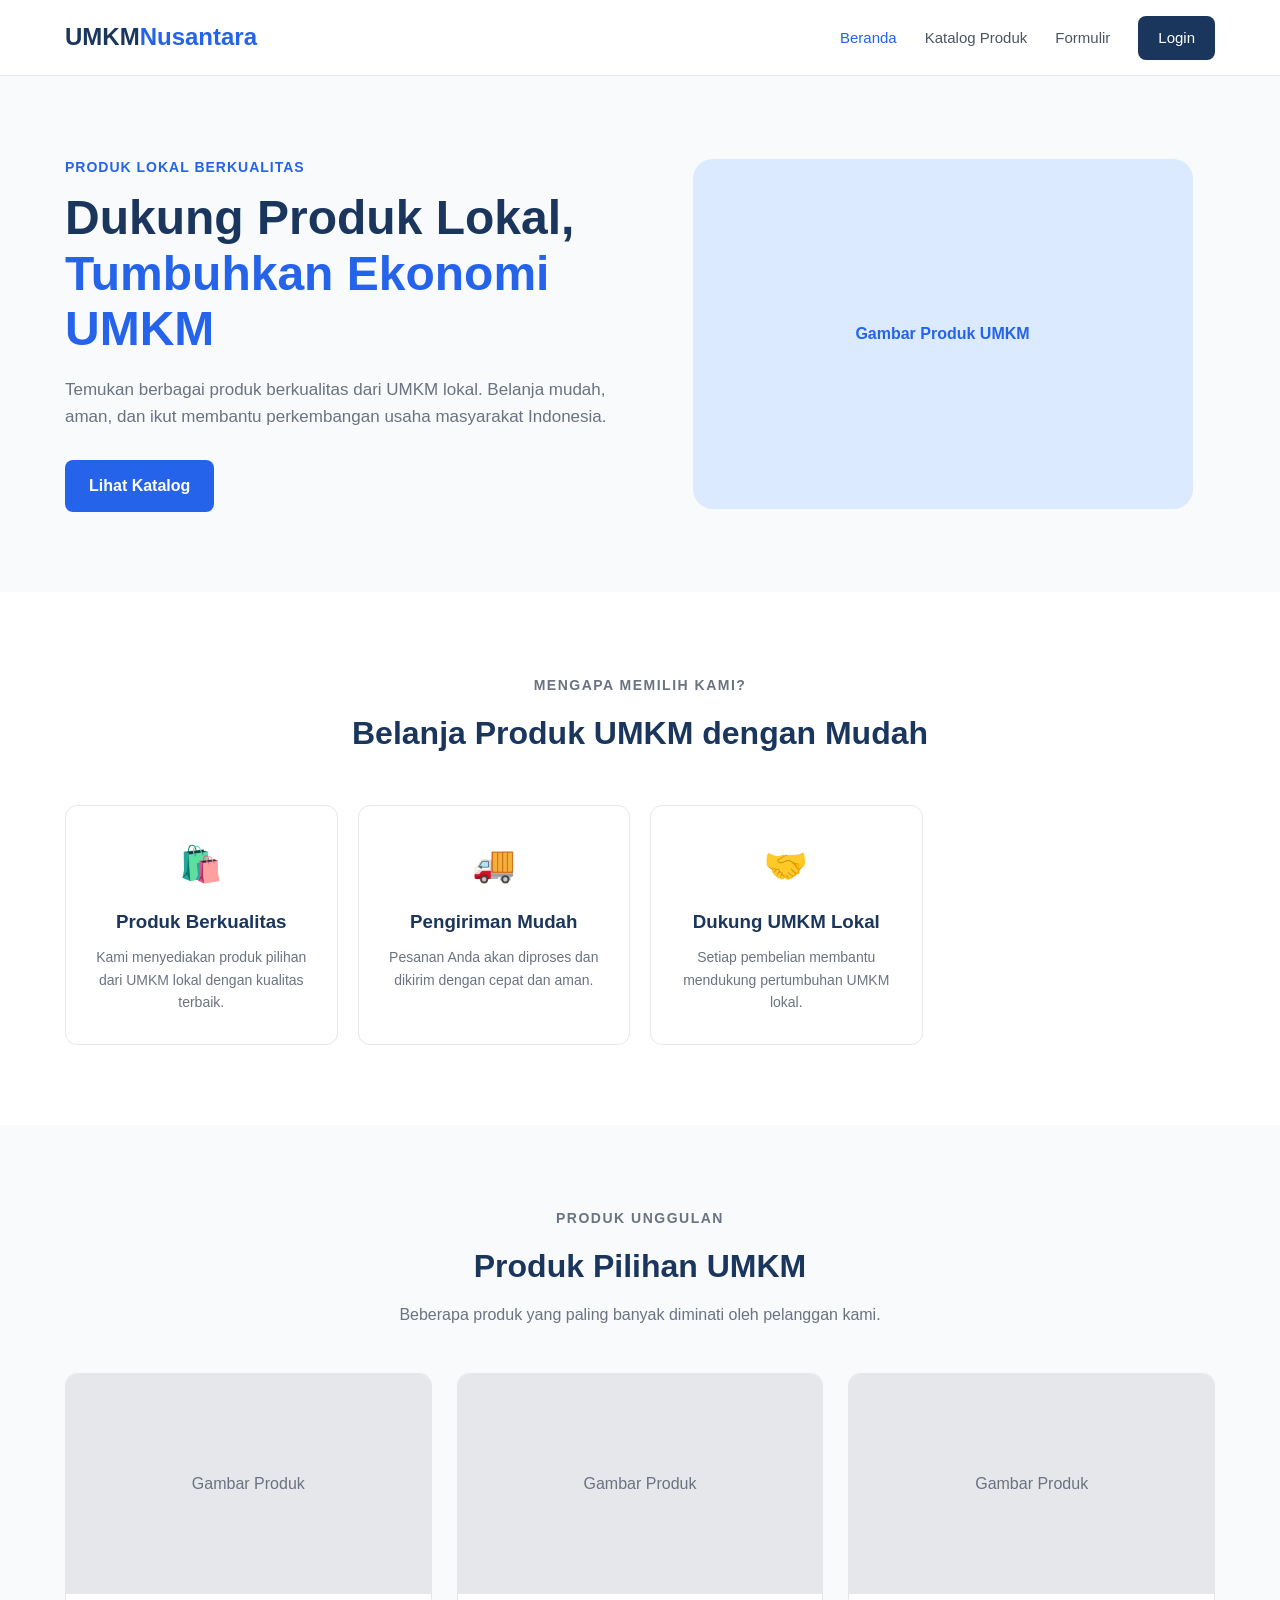
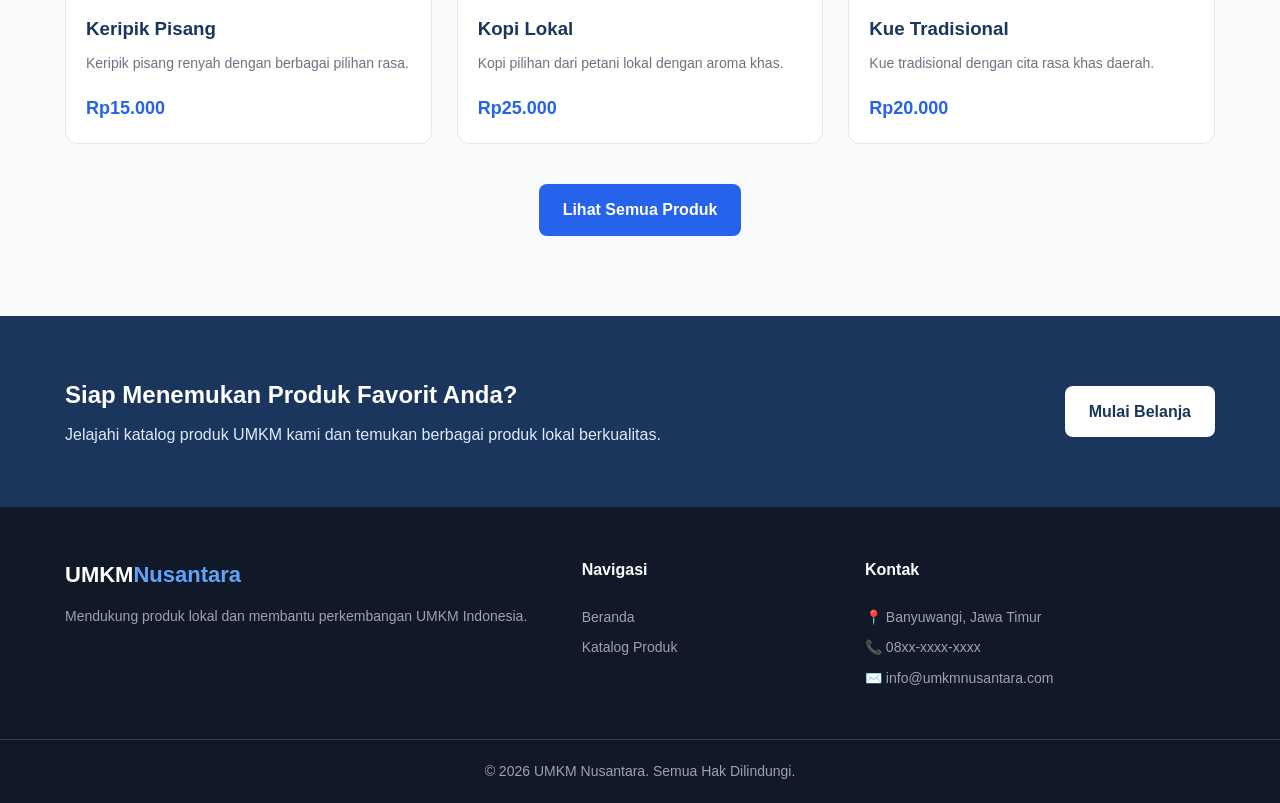
<file: index.html>
<!DOCTYPE html>
<html lang="id">

<head>
    <meta charset="UTF-8">
    <meta name="viewport" content="width=device-width, initial-scale=1.0">

    <title>UMKM Nusantara - Beranda</title>

    <link rel="stylesheet" href="assets/css/style.css">
</head>

<body>

    <!-- ================= NAVBAR ================= -->
    <header class="navbar">
        <div class="container nav-container">

            <a href="index.html" class="logo">
                UMKM<span>Nusantara</span>
            </a>

            <nav class="nav-menu">
                <a href="index.html" class="active">Beranda</a>
                <a href="katalog.html">Katalog Produk</a>
                <a href="formula.html">Formulir</a>
                <a href="login.html" class="login-btn">Login</a>
            </nav>

            <!-- Tombol menu untuk tampilan HP -->
            <button class="menu-toggle" id="menuToggle">
                ☰
            </button>

        </div>
    </header>


    <!-- ================= HERO SECTION ================= -->
    <main>

        <section class="hero">

            <div class="container hero-container">

                <div class="hero-content">

                    <p class="hero-label">
                        PRODUK LOKAL BERKUALITAS
                    </p>

                    <h1>
                        Dukung Produk Lokal,
                        <span>Tumbuhkan Ekonomi UMKM</span>
                    </h1>

                    <p class="hero-description">
                        Temukan berbagai produk berkualitas dari UMKM lokal.
                        Belanja mudah, aman, dan ikut membantu perkembangan
                        usaha masyarakat Indonesia.
                    </p>

                    <div class="hero-buttons">

                        <a href="katalog.html" class="btn btn-primary">
                            Lihat Katalog
                        </a>

                    </div>

                </div>


                <div class="hero-image">

                    <div class="image-placeholder">
                        <span>Gambar Produk UMKM</span>
                    </div>

                </div>

            </div>

        </section>


        <!-- ================= KEUNGGULAN ================= -->

        <section class="features">

            <div class="container">

                <div class="section-header">

                    <p class="section-label">
                        MENGAPA MEMILIH KAMI?
                    </p>

                    <h2>
                        Belanja Produk UMKM dengan Mudah
                    </h2>

                </div>


                <div class="feature-grid">

                    <div class="feature-card">

                        <div class="feature-icon">
                            🛍️
                        </div>

                        <h3>
                            Produk Berkualitas
                        </h3>

                        <p>
                            Kami menyediakan produk pilihan dari
                            UMKM lokal dengan kualitas terbaik.
                        </p>

                    </div>


                    <div class="feature-card">

                        <div class="feature-icon">
                            🚚
                        </div>

                        <h3>
                            Pengiriman Mudah
                        </h3>

                        <p>
                            Pesanan Anda akan diproses dan dikirim
                            dengan cepat dan aman.
                        </p>

                    </div>


                    <div class="feature-card">

                        <div class="feature-icon">
                            🤝
                        </div>

                        <h3>
                            Dukung UMKM Lokal
                        </h3>

                        <p>
                            Setiap pembelian membantu mendukung
                            pertumbuhan UMKM lokal.
                        </p>

                    </div>

                </div>

            </div>

        </section>


        <!-- ================= PRODUK UNGGULAN ================= -->

        <section class="featured-products">

            <div class="container">

                <div class="section-header">

                    <p class="section-label">
                        PRODUK UNGGULAN
                    </p>

                    <h2>
                        Produk Pilihan UMKM
                    </h2>

                    <p>
                        Beberapa produk yang paling banyak diminati
                        oleh pelanggan kami.
                    </p>

                </div>


                <div class="product-grid">

                    <!-- Produk 1 -->
                    <div class="product-card">

                        <div class="product-image">
                            <span>Gambar Produk</span>
                        </div>

                        <div class="product-info">

                            <h3>
                                Keripik Pisang
                            </h3>

                            <p class="product-description">
                                Keripik pisang renyah dengan berbagai
                                pilihan rasa.
                            </p>

                            <div class="product-bottom">

                                <span class="price">
                                    Rp15.000
                                </span>

                            </div>

                        </div>

                    </div>


                    <!-- Produk 2 -->
                    <div class="product-card">

                        <div class="product-image">
                            <span>Gambar Produk</span>
                        </div>

                        <div class="product-info">

                            <h3>
                                Kopi Lokal
                            </h3>

                            <p class="product-description">
                                Kopi pilihan dari petani lokal
                                dengan aroma khas.
                            </p>

                            <div class="product-bottom">

                                <span class="price">
                                    Rp25.000
                                </span>

                            </div>

                        </div>

                    </div>


                    <!-- Produk 3 -->
                    <div class="product-card">

                        <div class="product-image">
                            <span>Gambar Produk</span>
                        </div>

                        <div class="product-info">

                            <h3>
                                Kue Tradisional
                            </h3>

                            <p class="product-description">
                                Kue tradisional dengan cita rasa
                                khas daerah.
                            </p>

                            <div class="product-bottom">

                                <span class="price">
                                    Rp20.000
                                </span>

                            </div>

                        </div>

                    </div>

                </div>


                <div class="view-all">

                    <a href="katalog.html" class="btn btn-primary">
                        Lihat Semua Produk
                    </a>

                </div>

            </div>

        </section>


        <!-- ================= CTA ================= -->

        <section class="cta">

            <div class="container cta-container">

                <div>

                    <h2>
                        Siap Menemukan Produk Favorit Anda?
                    </h2>

                    <p>
                        Jelajahi katalog produk UMKM kami dan
                        temukan berbagai produk lokal berkualitas.
                    </p>

                </div>

                <a href="katalog.html" class="btn btn-light">
                    Mulai Belanja
                </a>

            </div>

        </section>

    </main>


    <!-- ================= FOOTER ================= -->

    <footer class="footer">

        <div class="container footer-container">

            <div class="footer-brand">

                <h3>
                    UMKM<span>Nusantara</span>
                </h3>

                <p>
                    Mendukung produk lokal dan membantu
                    perkembangan UMKM Indonesia.
                </p>

            </div>


            <div class="footer-links">

                <h4>
                    Navigasi
                </h4>

                <a href="index.html">
                    Beranda
                </a>

                <a href="katalog.html">
                    Katalog Produk
                </a>

            </div>


            <div class="footer-contact">

                <h4>
                    Kontak
                </h4>

                <p>
                    📍 Banyuwangi, Jawa Timur
                </p>

                <p>
                    📞 08xx-xxxx-xxxx
                </p>

                <p>
                    ✉️ info@umkmnusantara.com
                </p>

            </div>

        </div>


        <div class="footer-bottom">

            <p>
                &copy; 2026 UMKM Nusantara. Semua Hak Dilindungi.
            </p>

        </div>

    </footer>


    <script src="assets/js/logic.js"></script>

</body>

</html>
</file>
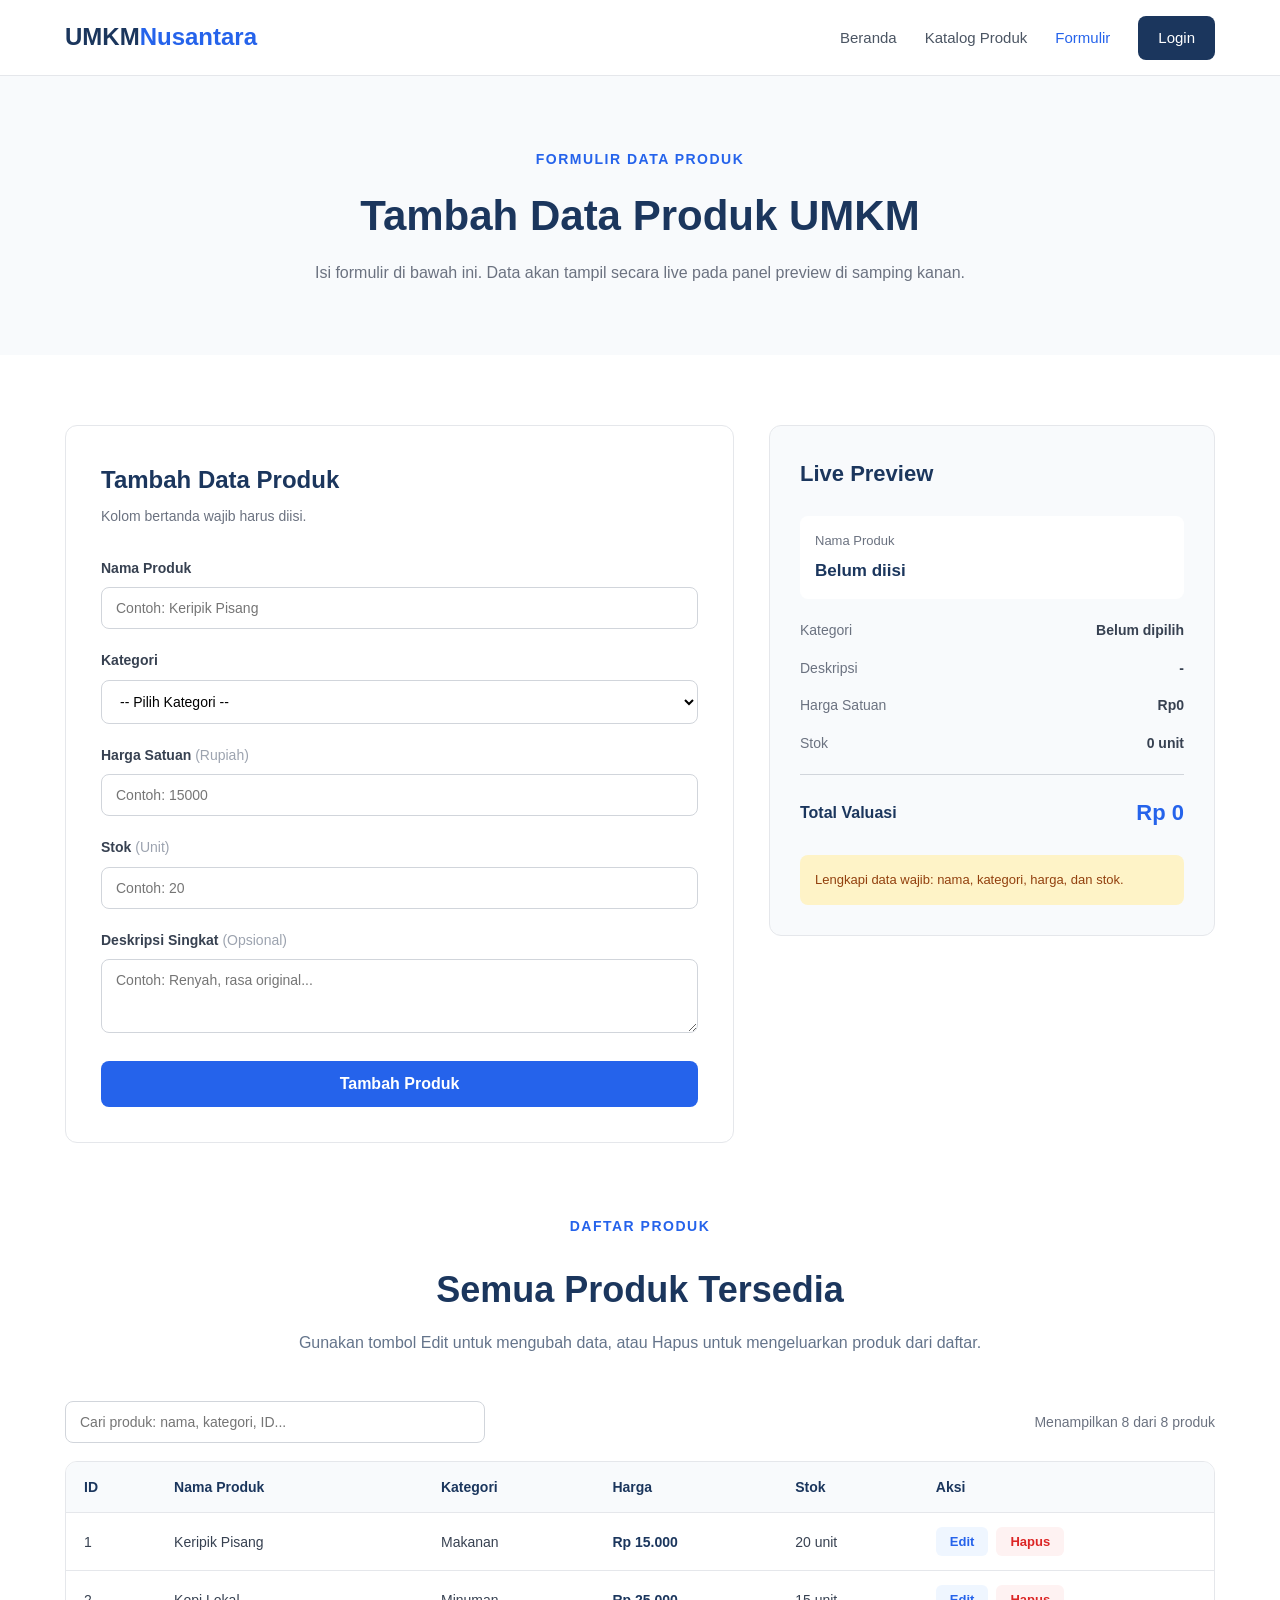
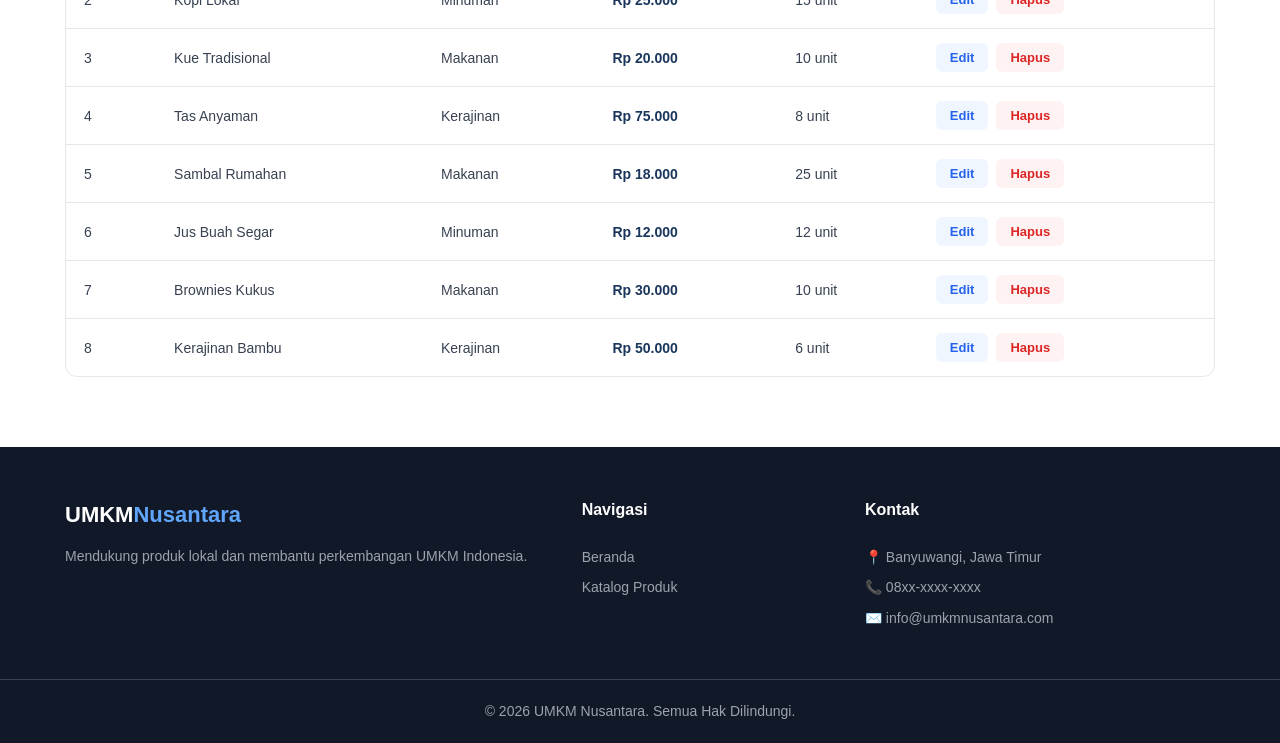
<file: formula.html>
<!DOCTYPE html>
<html lang="id">

<head>
    <meta charset="UTF-8">
    <meta name="viewport" content="width=device-width, initial-scale=1.0">

    <title>Formulir Produk - UMKM Nusantara</title>

    <link rel="stylesheet" href="assets/css/style.css">
</head>

<body>

    <!-- ================= NAVBAR ================= -->

    <header class="navbar">

        <div class="container nav-container">

            <a href="index.html" class="logo">
                UMKM<span>Nusantara</span>
            </a>

            <nav class="nav-menu">

                <a href="index.html">
                    Beranda
                </a>

                <a href="katalog.html">
                    Katalog Produk
                </a>

                <a href="formula.html" class="active">
                    Formulir
                </a>

                <a href="login.html" class="login-btn">
                    Login
                </a>

            </nav>

            <button class="menu-toggle" id="menuToggle">
                ☰
            </button>

        </div>

    </header>


    <!-- ================= HEADER ================= -->

    <main>

        <section class="order-header">

            <div class="container">

                <p class="section-label">
                    FORMULIR DATA PRODUK
                </p>

                <h1>
                    Tambah Data Produk UMKM
                </h1>

                <p>
                    Isi formulir di bawah ini. Data akan
                    tampil secara live pada panel preview
                    di samping kanan.
                </p>

            </div>

        </section>


        <!-- ================= FORM SECTION ================= -->

        <section class="order-section">

            <div class="container order-container">


                <!-- ================= FORM INPUT ================= -->

                <div class="order-form-container">

                    <div class="form-title">

                        <h2 id="formTitle">
                            Tambah Data Produk
                        </h2>

                        <p>
                            Kolom bertanda wajib harus diisi.
                        </p>

                    </div>


                    <form id="productForm" novalidate>


                        <!-- FEEDBACK -->

                        <div
                            class="form-feedback"
                            id="formFeedback"
                            role="status"
                            aria-live="polite"
                        ></div>


                        <!-- NAMA PRODUK -->

                        <div class="form-group">

                            <label for="productName">
                                Nama Produk
                            </label>

                            <input
                                type="text"
                                id="productName"
                                name="productName"
                                placeholder="Contoh: Keripik Pisang"
                                required
                            >

                        </div>


                        <!-- KATEGORI -->

                        <div class="form-group">

                            <label for="category">
                                Kategori
                            </label>

                            <select
                                id="category"
                                name="category"
                                required
                            >

                                <option value="">
                                    -- Pilih Kategori --
                                </option>

                                <option value="Makanan">
                                    Makanan
                                </option>

                                <option value="Minuman">
                                    Minuman
                                </option>

                                <option value="Kerajinan">
                                    Kerajinan
                                </option>

                            </select>

                        </div>


                        <!-- HARGA -->

                        <div class="form-group">

                            <label for="price">
                                Harga Satuan
                                <span>(Rupiah)</span>
                            </label>

                            <input
                                type="number"
                                id="price"
                                name="price"
                                min="1"
                                placeholder="Contoh: 15000"
                                required
                            >

                        </div>


                        <!-- STOK -->

                        <div class="form-group">

                            <label for="stock">
                                Stok
                                <span>(Unit)</span>
                            </label>

                            <input
                                type="number"
                                id="stock"
                                name="stock"
                                min="1"
                                placeholder="Contoh: 20"
                                required
                            >

                        </div>


                        <!-- DESKRIPSI -->

                        <div class="form-group">

                            <label for="description">
                                Deskripsi Singkat
                                <span>(Opsional)</span>
                            </label>

                            <textarea
                                id="description"
                                name="description"
                                rows="3"
                                placeholder="Contoh: Renyah, rasa original..."
                            ></textarea>

                        </div>


                        <!-- BUTTONS -->

                        <div class="form-actions">

                            <button
                                type="submit"
                                class="submit-order"
                                id="submitProductBtn"
                            >
                                Tambah Produk
                            </button>

                            <button
                                type="button"
                                class="cancel-order"
                                id="cancelEditBtn"
                                hidden
                            >
                                Batal Edit
                            </button>

                        </div>


                    </form>

                </div>


                <!-- ================= LIVE PREVIEW ================= -->

                <div class="order-summary">

                    <div class="summary-title">

                        <h2>
                            Live Preview
                        </h2>

                    </div>


                    <div class="summary-product">

                        <span>
                            Nama Produk
                        </span>

                        <strong id="previewName">
                            -
                        </strong>

                    </div>


                    <div class="summary-row">

                        <span>
                            Kategori
                        </span>

                        <span id="previewCategory">
                            -
                        </span>

                    </div>


                    <div class="summary-row">

                        <span>
                            Deskripsi
                        </span>

                        <span id="previewDescription">
                            -
                        </span>

                    </div>


                    <div class="summary-row">

                        <span>
                            Harga Satuan
                        </span>

                        <span id="previewPrice">
                            Rp0
                        </span>

                    </div>


                    <div class="summary-row">

                        <span>
                            Stok
                        </span>

                        <span id="previewStock">
                            0 unit
                        </span>

                    </div>


                    <div class="summary-divider"></div>


                    <div class="summary-total">

                        <span>
                            Total Valuasi
                        </span>

                        <strong id="previewTotal">
                            Rp0
                        </strong>

                    </div>


                    <div class="summary-info incomplete" id="previewInfo">

                        <p id="previewStatus">
                            Lengkapi data wajib: nama,
                            kategori, harga, dan stok.
                        </p>

                    </div>

                </div>

            </div>

        </section>


        <!-- ================= DAFTAR PRODUK (TABEL) ================= -->

        <section class="product-table-section">

            <div class="container">

                <div class="section-heading">

                    <span class="section-label">
                        DAFTAR PRODUK
                    </span>

                    <h2>
                        Semua Produk Tersedia
                    </h2>

                    <p>
                        Gunakan tombol Edit untuk mengubah data,
                        atau Hapus untuk mengeluarkan produk dari daftar.
                    </p>

                </div>


                <!-- ================= PENCARIAN TABEL ================= -->

                <div class="table-toolbar">

                    <input
                        type="text"
                        id="tableSearch"
                        class="table-search"
                        placeholder="Cari produk: nama, kategori, ID..."
                    >

                    <p class="table-count" id="tableCount"></p>

                </div>


                <div class="product-table-wrap">

                    <table class="product-table" id="productTable">

                        <thead>
                            <tr>
                                <th>ID</th>
                                <th>Nama Produk</th>
                                <th>Kategori</th>
                                <th>Harga</th>
                                <th>Stok</th>
                                <th>Aksi</th>
                            </tr>
                        </thead>

                        <tbody id="productTableBody">
                        </tbody>

                    </table>

                </div>


                <p class="table-empty" id="tableEmpty" hidden>
                    Belum ada produk. Tambahkan data melalui formulir di atas.
                </p>

            </div>

        </section>

    </main>


    <!-- ================= FOOTER ================= -->

    <footer class="footer">

        <div class="container footer-container">

            <div class="footer-brand">

                <h3>
                    UMKM<span>Nusantara</span>
                </h3>

                <p>
                    Mendukung produk lokal dan membantu
                    perkembangan UMKM Indonesia.
                </p>

            </div>


            <div class="footer-links">

                <h4>
                    Navigasi
                </h4>

                <a href="index.html">
                    Beranda
                </a>

                <a href="katalog.html">
                    Katalog Produk
                </a>

            </div>


            <div class="footer-contact">

                <h4>
                    Kontak
                </h4>

                <p>
                    📍 Banyuwangi, Jawa Timur
                </p>

                <p>
                    📞 08xx-xxxx-xxxx
                </p>

                <p>
                    ✉️ info@umkmnusantara.com
                </p>

            </div>

        </div>


        <div class="footer-bottom">

            <p>
                &copy; 2026 UMKM Nusantara.
                Semua Hak Dilindungi.
            </p>

        </div>

    </footer>


    <script src="assets/js/logic.js"></script>

</body>

</html>
</file>
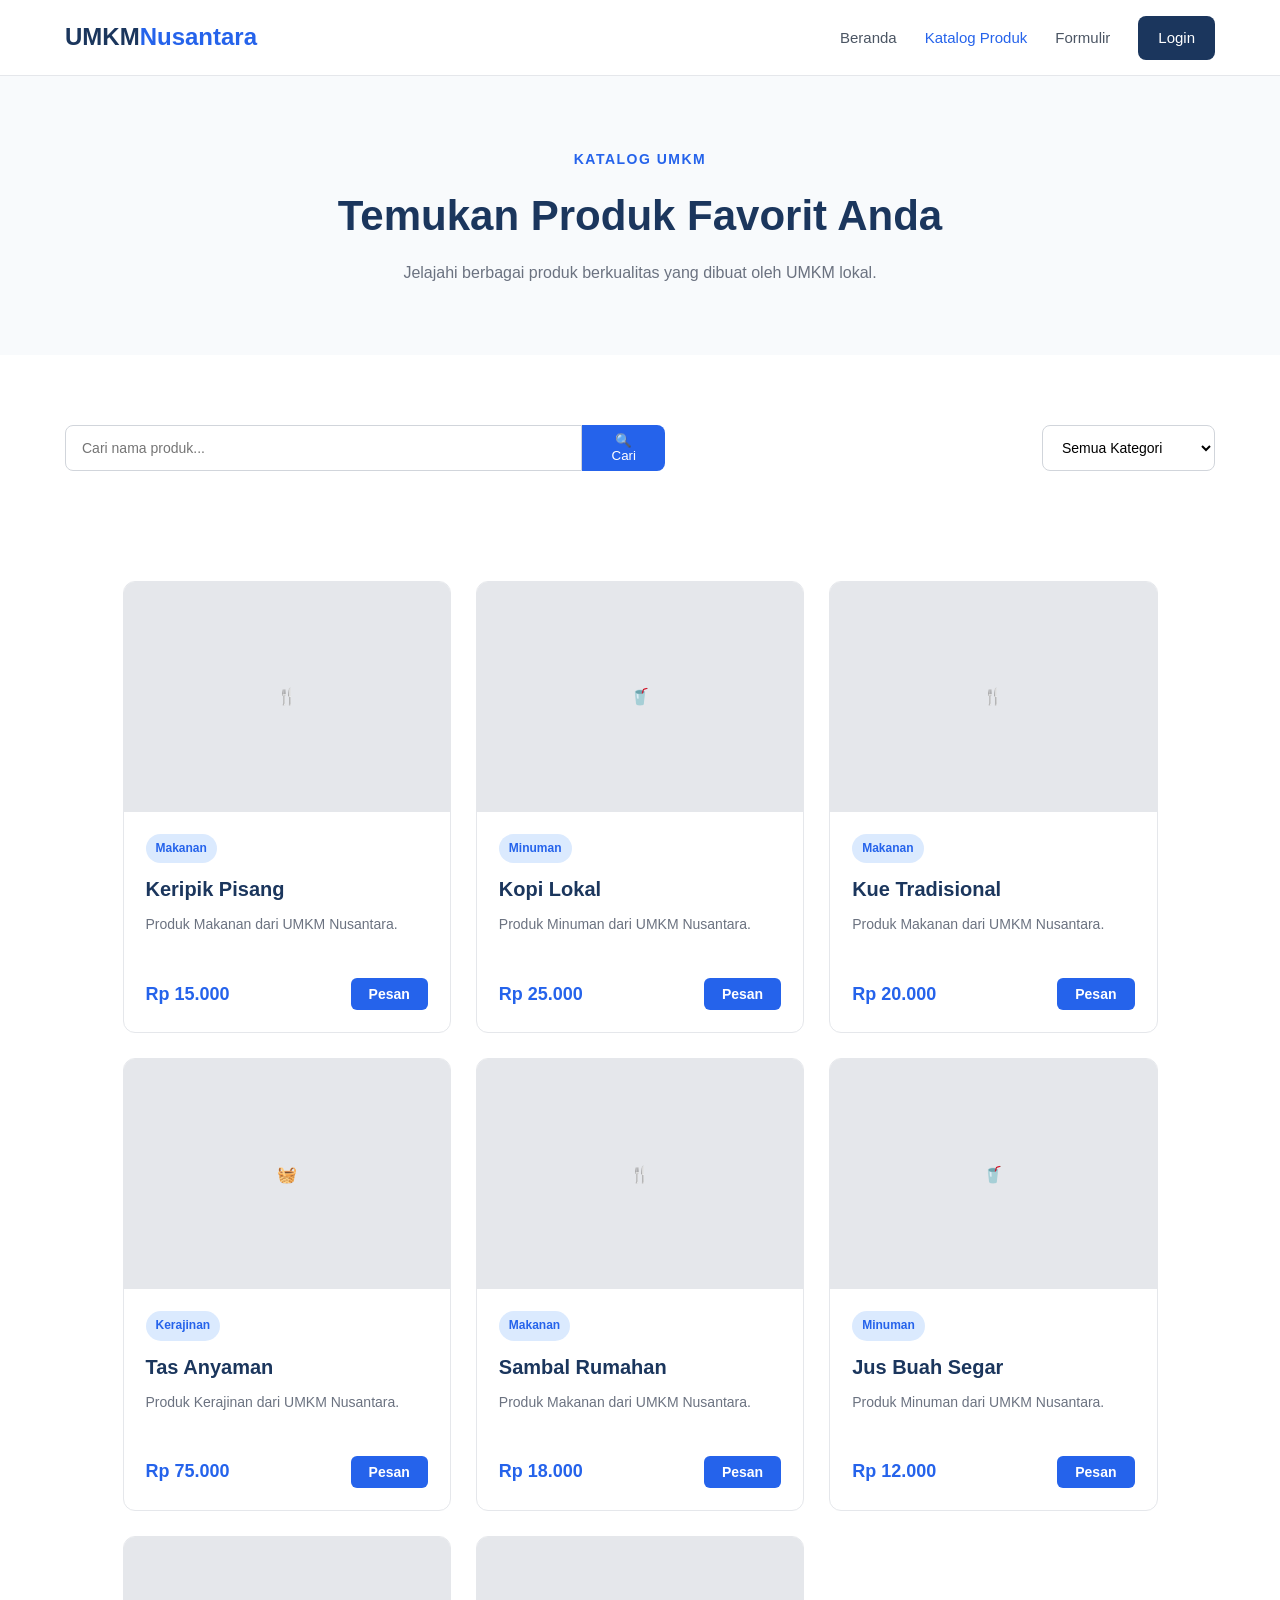
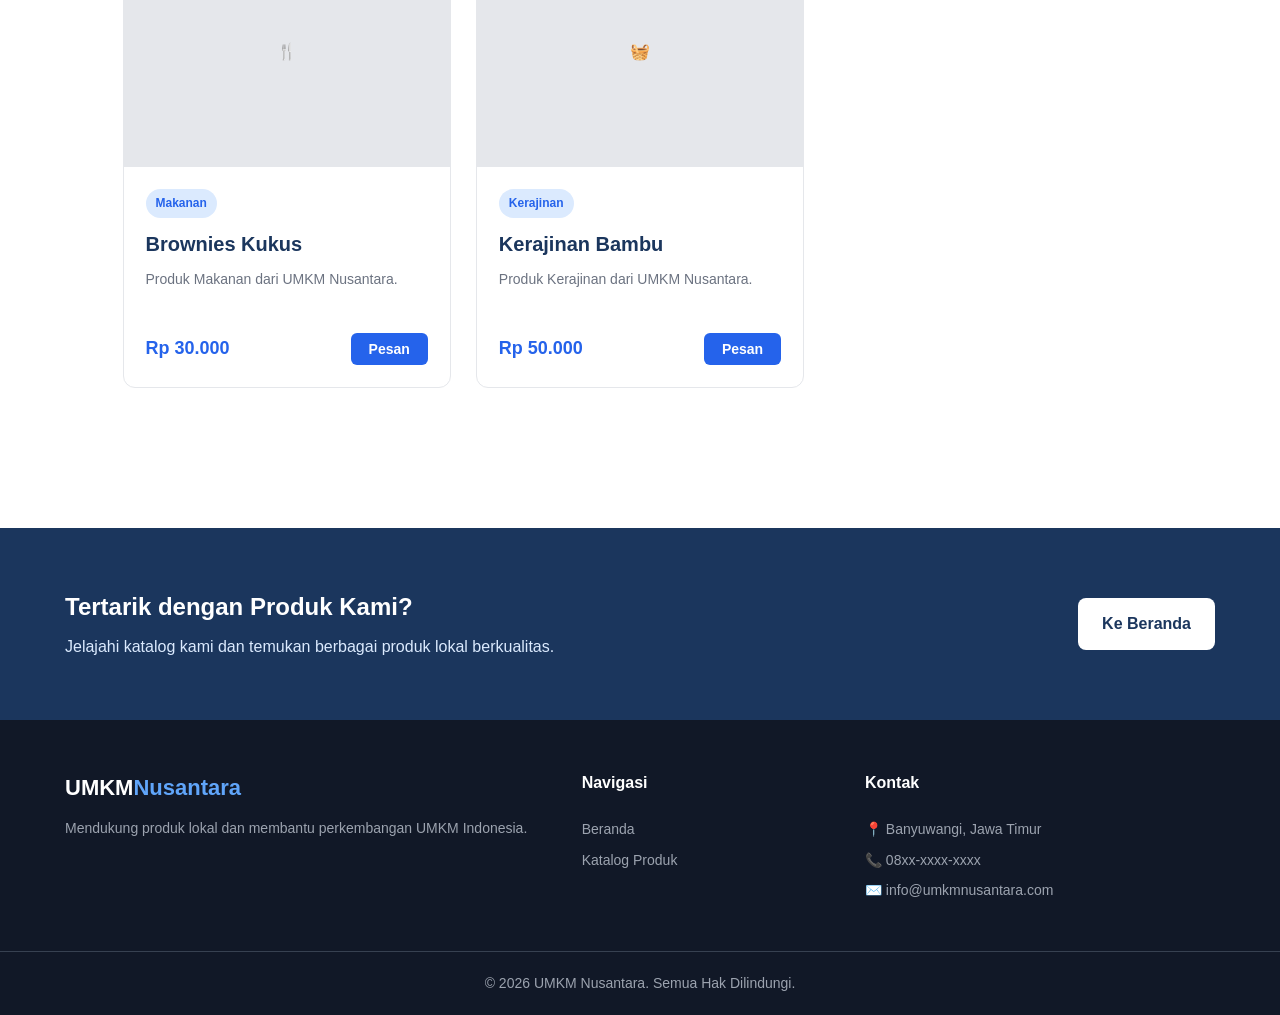
<file: katalog.html>
<!DOCTYPE html>
<html lang="id">

<head>
    <meta charset="UTF-8">
    <meta name="viewport" content="width=device-width, initial-scale=1.0">

    <title>Katalog Produk - UMKM Nusantara</title>

    <link rel="stylesheet" href="assets/css/style.css">
</head>

<body>

    <!-- ================= NAVBAR ================= -->

    <header class="navbar">

        <div class="container nav-container">

            <a href="index.html" class="logo">
                UMKM<span>Nusantara</span>
            </a>

            <nav class="nav-menu">

                <a href="index.html">
                    Beranda
                </a>

                <a href="katalog.html" class="active">
                    Katalog Produk
                </a>

                <a href="formula.html">
                    Formulir
                </a>

                <a href="login.html" class="login-btn">
                    Login
                </a>

            </nav>

            <button class="menu-toggle" id="menuToggle">
                ☰
            </button>

        </div>

    </header>


    <!-- ================= HEADER KATALOG ================= -->

    <main>

        <section class="catalog-header">

            <div class="container">

                <p class="section-label">
                    KATALOG UMKM
                </p>

                <h1>
                    Temukan Produk Favorit Anda
                </h1>

                <p>
                    Jelajahi berbagai produk berkualitas yang
                    dibuat oleh UMKM lokal.
                </p>

            </div>

        </section>


        <!-- ================= SEARCH & FILTER ================= -->

        <section class="catalog-section">

            <div class="container">

                <div class="catalog-tools">

                    <div class="search-box">

                        <input type="text" id="searchProduct" placeholder="Cari nama produk...">

                        <button onclick="searchProduct()">
                            🔍 Cari
                        </button>

                    </div>


                    <div class="category-filter">

                        <select id="categoryFilter" onchange="filterCategory()">

                            <option value="all">
                                Semua Kategori
                            </option>

                            <option value="makanan">
                                Makanan
                            </option>

                            <option value="minuman">
                                Minuman
                            </option>

                            <option value="kerajinan">
                                Kerajinan
                            </option>

                        </select>

                    </div>

                </div>


                <!-- ================= DAFTAR PRODUK ================= -->

                <section class="catalog-section" id="products">

                    <div class="container">

                        <div class="catalog-grid">

                            <!-- PRODUK 1 -->
                            <div class="catalog-card" data-category="makanan">

                                <div class="catalog-image">
                                    <span>🍌</span>
                                </div>

                                <div class="catalog-info">

                                    <span class="product-category">
                                        Makanan
                                    </span>

                                    <h3>
                                        Keripik Pisang
                                    </h3>

                                    <p>
                                        Keripik pisang renyah dengan rasa gurih
                                        dan cocok untuk camilan sehari-hari.
                                    </p>

                                    <div class="catalog-bottom">

                                        <strong>
                                            Rp15.000
                                        </strong>

                                    </div>

                                </div>

                            </div>


                            <!-- PRODUK 2 -->
                            <div class="catalog-card" data-category="minuman">

                                <div class="catalog-image">
                                    <span>☕</span>
                                </div>

                                <div class="catalog-info">

                                    <span class="product-category">
                                        Minuman
                                    </span>

                                    <h3>
                                        Kopi Lokal
                                    </h3>

                                    <p>
                                        Kopi lokal pilihan dengan aroma khas dan
                                        cita rasa yang nikmat.
                                    </p>

                                    <div class="catalog-bottom">

                                        <strong>
                                            Rp25.000
                                        </strong>

                                    </div>

                                </div>

                            </div>


                            <!-- PRODUK 3 -->
                            <div class="catalog-card" data-category="makanan">

                                <div class="catalog-image">
                                    <span>🍰</span>
                                </div>

                                <div class="catalog-info">

                                    <span class="product-category">
                                        Makanan
                                    </span>

                                    <h3>
                                        Kue Tradisional
                                    </h3>

                                    <p>
                                        Aneka kue tradisional dengan cita rasa khas
                                        dan dibuat menggunakan bahan pilihan.
                                    </p>

                                    <div class="catalog-bottom">

                                        <strong>
                                            Rp20.000
                                        </strong>

                                    </div>

                                </div>

                            </div>


                            <!-- PRODUK 4 -->
                            <div class="catalog-card" data-category="kerajinan">

                                <div class="catalog-image">
                                    <span>👜</span>
                                </div>

                                <div class="catalog-info">

                                    <span class="product-category">
                                        Kerajinan
                                    </span>

                                    <h3>
                                        Tas Anyaman
                                    </h3>

                                    <p>
                                        Tas anyaman buatan tangan yang unik,
                                        kuat, dan cocok digunakan sehari-hari.
                                    </p>

                                    <div class="catalog-bottom">

                                        <strong>
                                            Rp75.000
                                        </strong>

                                    </div>

                                </div>

                            </div>


                            <!-- PRODUK 5 -->
                            <div class="catalog-card" data-category="makanan">

                                <div class="catalog-image">
                                    <span>🌶️</span>
                                </div>

                                <div class="catalog-info">

                                    <span class="product-category">
                                        Makanan
                                    </span>

                                    <h3>
                                        Sambal Rumahan
                                    </h3>

                                    <p>
                                        Sambal rumahan dengan rasa pedas dan gurih
                                        yang cocok untuk berbagai jenis makanan.
                                    </p>

                                    <div class="catalog-bottom">

                                        <strong>
                                            Rp18.000
                                        </strong>

                                    </div>

                                </div>

                            </div>


                            <!-- PRODUK 6 -->
                            <div class="catalog-card" data-category="minuman">

                                <div class="catalog-image">
                                    <span>🥤</span>
                                </div>

                                <div class="catalog-info">

                                    <span class="product-category">
                                        Minuman
                                    </span>

                                    <h3>
                                        Jus Buah Segar
                                    </h3>

                                    <p>
                                        Jus buah segar yang dibuat dari buah pilihan
                                        tanpa mengurangi kesegaran dan rasanya.
                                    </p>

                                    <div class="catalog-bottom">

                                        <strong>
                                            Rp12.000
                                        </strong>

                                    </div>

                                </div>

                            </div>


                            <!-- PRODUK 7 - BARU -->
                            <div class="catalog-card" data-category="makanan">

                                <div class="catalog-image">
                                    <span>🧁</span>
                                </div>

                                <div class="catalog-info">

                                    <span class="product-category">
                                        Makanan
                                    </span>

                                    <h3>
                                        Brownies Kukus
                                    </h3>

                                    <p>
                                        Brownies kukus lembut dengan rasa cokelat
                                        yang manis dan cocok untuk camilan keluarga.
                                    </p>

                                    <div class="catalog-bottom">

                                        <strong>
                                            Rp30.000
                                        </strong>

                                    </div>

                                </div>

                            </div>


                            <!-- PRODUK 8 - BARU -->
                            <div class="catalog-card" data-category="kerajinan">

                                <div class="catalog-image">
                                    <span>🎋</span>
                                </div>

                                <div class="catalog-info">

                                    <span class="product-category">
                                        Kerajinan
                                    </span>

                                    <h3>
                                        Kerajinan Bambu
                                    </h3>

                                    <p>
                                        Produk kerajinan bambu handmade yang memiliki
                                        desain unik dan ramah lingkungan.
                                    </p>

                                    <div class="catalog-bottom">

                                        <strong>
                                            Rp50.000
                                        </strong>

                                    </div>

                                </div>

                            </div>

                        </div>


                        <!-- PESAN JIKA PRODUK TIDAK DITEMUKAN -->
                        <div class="no-product" id="noProduct">

                            <span>🔍</span>

                            <h3>
                                Produk tidak ditemukan
                            </h3>

                            <p>
                                Coba gunakan kata kunci atau kategori yang berbeda.
                            </p>

                        </div>

                    </div>

                </section>

            </div>

        </section>


                <!-- ================= CTA ================= -->

                <section class="cta">

                    <div class="container cta-container">

                        <div>

                            <h2>
                                Tertarik dengan Produk Kami?
                            </h2>

                            <p>
                                Jelajahi katalog kami dan temukan
                                berbagai produk lokal berkualitas.
                            </p>

                        </div>

                        <a href="index.html" class="btn btn-light">
                            Ke Beranda
                        </a>

                    </div>

                </section>

    </main>


    <!-- ================= FOOTER ================= -->

    <footer class="footer">

        <div class="container footer-container">

            <div class="footer-brand">

                <h3>
                    UMKM<span>Nusantara</span>
                </h3>

                <p>
                    Mendukung produk lokal dan membantu
                    perkembangan UMKM Indonesia.
                </p>

            </div>


            <div class="footer-links">

                <h4>
                    Navigasi
                </h4>

                <a href="index.html">
                    Beranda
                </a>

                <a href="katalog.html">
                    Katalog Produk
                </a>

            </div>


            <div class="footer-contact">

                <h4>
                    Kontak
                </h4>

                <p>
                    📍 Banyuwangi, Jawa Timur
                </p>

                <p>
                    📞 08xx-xxxx-xxxx
                </p>

                <p>
                    ✉️ info@umkmnusantara.com
                </p>

            </div>

        </div>


        <div class="footer-bottom">

            <p>
                &copy; 2026 UMKM Nusantara.
                Semua Hak Dilindungi.
            </p>

        </div>

    </footer>


    <script src="assets/js/logic.js"></script>

</body>

</html>
</file>
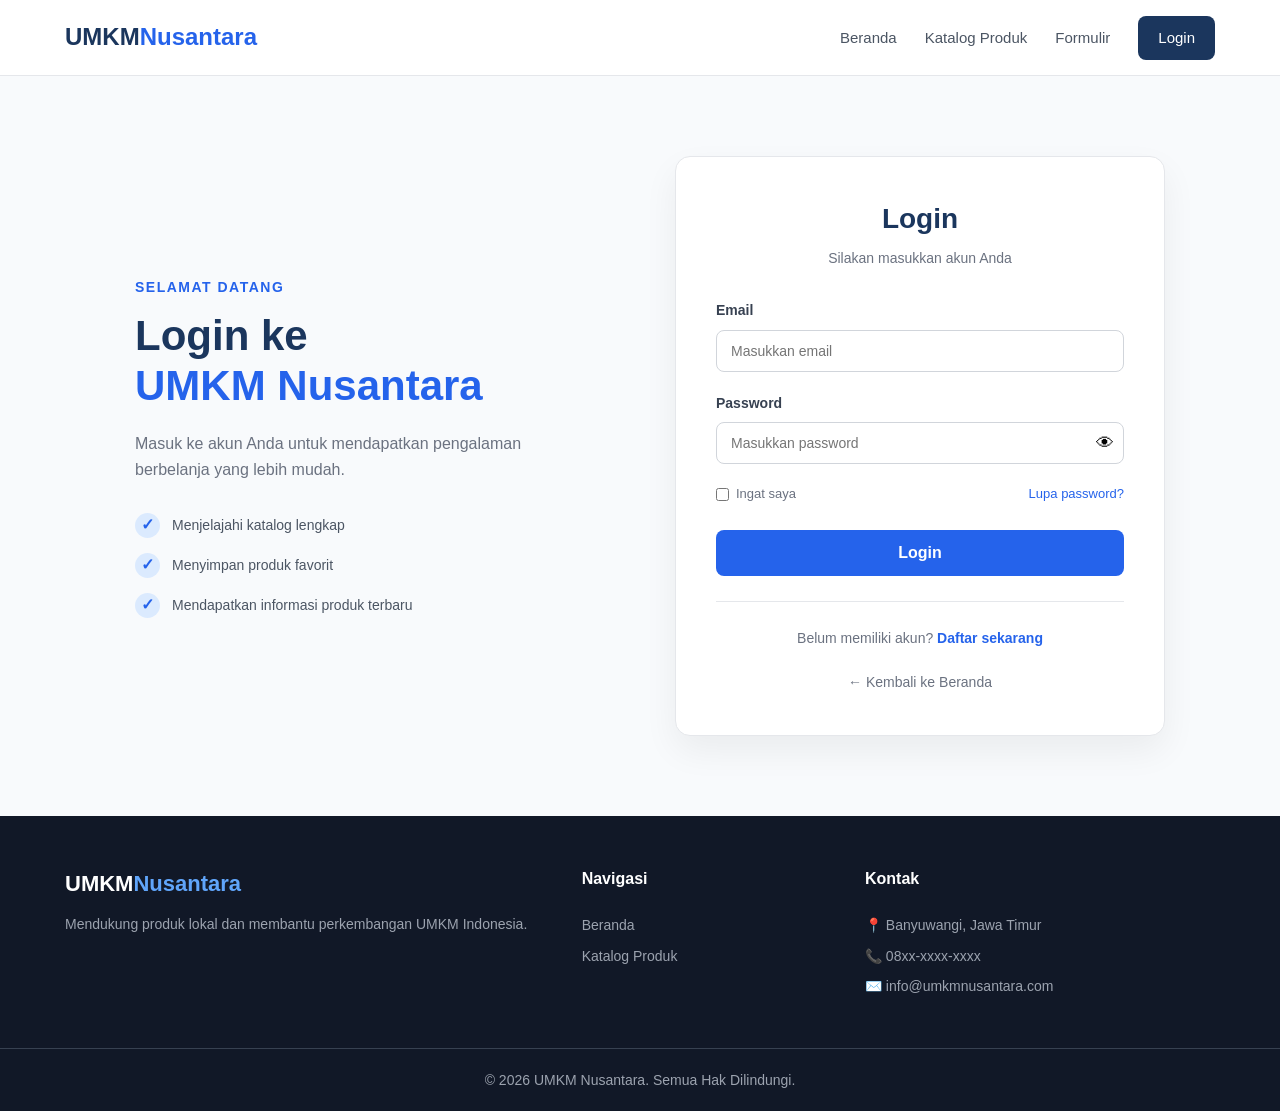
<file: login.html>
<!DOCTYPE html>
<html lang="id">

<head>
    <meta charset="UTF-8">
    <meta name="viewport" content="width=device-width, initial-scale=1.0">

    <title>Login - UMKM Nusantara</title>

    <link rel="stylesheet" href="assets/css/style.css">
</head>

<body>

    <!-- ================= NAVBAR ================= -->

    <header class="navbar">

        <div class="container nav-container">

            <a href="index.html" class="logo">
                UMKM<span>Nusantara</span>
            </a>

            <nav class="nav-menu">

                <a href="index.html">
                    Beranda
                </a>

                <a href="katalog.html">
                    Katalog Produk
                </a>

                <a href="formula.html">
                    Formulir
                </a>

                <a href="login.html" class="login-btn active">
                    Login
                </a>

            </nav>

            <button class="menu-toggle" id="menuToggle">
                ☰
            </button>

        </div>

    </header>


    <!-- ================= LOGIN ================= -->

    <main>

        <section class="login-section">

            <div class="login-container">

                <!-- Bagian kiri -->

                <div class="login-info">

                    <p class="section-label">
                        SELAMAT DATANG
                    </p>

                    <h1>
                        Login ke
                        <span>UMKM Nusantara</span>
                    </h1>

                    <p>
                        Masuk ke akun Anda untuk mendapatkan
                        pengalaman berbelanja yang lebih mudah.
                    </p>

                    <div class="login-benefits">

                        <div class="benefit-item">
                            <span>✓</span>
                            <p>
                                Menjelajahi katalog lengkap
                            </p>
                        </div>

                        <div class="benefit-item">
                            <span>✓</span>
                            <p>
                                Menyimpan produk favorit
                            </p>
                        </div>

                        <div class="benefit-item">
                            <span>✓</span>
                            <p>
                                Mendapatkan informasi produk terbaru
                            </p>
                        </div>

                    </div>

                </div>


                <!-- Bagian kanan -->

                <div class="login-card">

                    <div class="login-title">

                        <h2>
                            Login
                        </h2>

                        <p>
                            Silakan masukkan akun Anda
                        </p>

                    </div>


                    <form id="loginForm">


                        <!-- EMAIL -->

                        <div class="form-group">

                            <label for="email">
                                Email
                            </label>

                            <input
                                type="email"
                                id="email"
                                name="email"
                                placeholder="Masukkan email"
                                required
                            >

                        </div>


                        <!-- PASSWORD -->

                        <div class="form-group">

                            <label for="password">
                                Password
                            </label>

                            <div class="password-wrapper">

                                <input
                                    type="password"
                                    id="password"
                                    name="password"
                                    placeholder="Masukkan password"
                                    required
                                >

                                <button
                                    type="button"
                                    id="togglePassword"
                                    class="password-toggle"
                                >
                                    👁
                                </button>

                            </div>

                        </div>


                        <!-- REMEMBER & FORGOT -->

                        <div class="login-options">

                            <label class="remember">

                                <input
                                    type="checkbox"
                                    id="remember"
                                >

                                <span>
                                    Ingat saya
                                </span>

                            </label>

                            <a href="#">
                                Lupa password?
                            </a>

                        </div>


                        <!-- LOGIN BUTTON -->

                        <button
                            type="submit"
                            class="login-submit"
                        >
                            Login
                        </button>


                    </form>


                    <!-- REGISTER -->

                    <div class="register">

                        <p>
                            Belum memiliki akun?
                            <a href="#">
                                Daftar sekarang
                            </a>
                        </p>

                    </div>


                    <!-- BACK -->

                    <div class="back-home">

                        <a href="index.html">
                            ← Kembali ke Beranda
                        </a>

                    </div>

                </div>

            </div>

        </section>

    </main>


    <!-- ================= FOOTER ================= -->

    <footer class="footer">

        <div class="container footer-container">

            <div class="footer-brand">

                <h3>
                    UMKM<span>Nusantara</span>
                </h3>

                <p>
                    Mendukung produk lokal dan membantu
                    perkembangan UMKM Indonesia.
                </p>

            </div>


            <div class="footer-links">

                <h4>
                    Navigasi
                </h4>

                <a href="index.html">
                    Beranda
                </a>

                <a href="katalog.html">
                    Katalog Produk
                </a>

            </div>


            <div class="footer-contact">

                <h4>
                    Kontak
                </h4>

                <p>
                    📍 Banyuwangi, Jawa Timur
                </p>

                <p>
                    📞 08xx-xxxx-xxxx
                </p>

                <p>
                    ✉️ info@umkmnusantara.com
                </p>

            </div>

        </div>


        <div class="footer-bottom">

            <p>
                &copy; 2026 UMKM Nusantara.
                Semua Hak Dilindungi.
            </p>

        </div>

    </footer>


    <script src="assets/js/logic.js"></script>

</body>

</html>
</file>
<file: assets/css/style.css>
/* =========================
   RESET
========================= */

* {
    margin: 0;
    padding: 0;
    box-sizing: border-box;
}

html {
    scroll-behavior: smooth;
}

body {
    font-family: "Segoe UI", Arial, sans-serif;
    color: #1f2937;
    background-color: #ffffff;
    line-height: 1.6;
}

a {
    text-decoration: none;
    color: inherit;
}

.container {
    width: 90%;
    max-width: 1150px;
    margin: auto;
}


/* =========================
   NAVBAR
========================= */

.navbar {
    background-color: #ffffff;
    border-bottom: 1px solid #e5e7eb;
    position: sticky;
    top: 0;
    z-index: 1000;
}

.nav-container {
    min-height: 75px;
    display: flex;
    align-items: center;
    justify-content: space-between;
}

.logo {
    font-size: 24px;
    font-weight: 700;
    color: #1b365d;
}

.logo span {
    color: #2563eb;
}

.nav-menu {
    display: flex;
    align-items: center;
    gap: 28px;
}

.nav-menu a {
    font-size: 15px;
    font-weight: 500;
    color: #4b5563;
    transition: 0.3s;
}

.nav-menu a:hover,
.nav-menu a.active {
    color: #2563eb;
}

.login-btn {
    padding: 10px 20px;
    border-radius: 8px;
    background-color: #1b365d;
    color: white !important;
}

.login-btn:hover {
    background-color: #2563eb;
}

.menu-toggle {
    display: none;
    border: none;
    background: none;
    font-size: 28px;
    cursor: pointer;
}


/* =========================
   HERO
========================= */

.hero {
    background-color: #f8fafc;
    padding: 80px 0;
}

.hero-container {
    display: grid;
    grid-template-columns: 1fr 1fr;
    align-items: center;
    gap: 60px;
}

.hero-label,
.section-label {
    color: #2563eb;
    font-size: 14px;
    font-weight: 700;
    letter-spacing: 1px;
    margin-bottom: 12px;
}

.hero h1 {
    font-size: 48px;
    line-height: 1.15;
    color: #1b365d;
    margin-bottom: 20px;
}

.hero h1 span {
    color: #2563eb;
    display: block;
}

.hero-description {
    max-width: 560px;
    color: #6b7280;
    font-size: 17px;
    margin-bottom: 30px;
}

.hero-buttons {
    display: flex;
    gap: 15px;
}

.btn {
    display: inline-block;
    padding: 13px 24px;
    border-radius: 8px;
    font-weight: 600;
    transition: 0.3s;
}

.btn-primary {
    background-color: #2563eb;
    color: white;
}

.btn-primary:hover {
    background-color: #1d4ed8;
}


/* =========================
   HERO IMAGE
========================= */

.hero-image {
    display: flex;
    justify-content: center;
}

.image-placeholder {
    width: 100%;
    max-width: 500px;
    height: 350px;
    border-radius: 20px;
    background-color: #dbeafe;

    display: flex;
    align-items: center;
    justify-content: center;

    color: #2563eb;
    font-weight: 600;
}


/* =========================
   SECTION HEADER
========================= */

.section-header {
    text-align: center;
    max-width: 650px;
    margin: 0 auto 45px;
}

.section-header h2 {
    color: #1b365d;
    font-size: 32px;
    margin-bottom: 10px;
}

.section-header p {
    color: #6b7280;
}


/* =========================
   FEATURES
========================= */

.features {
    padding: 80px 0;
}

.feature-grid {
    display: grid;
    grid-template-columns: repeat(4, 1fr);
    gap: 20px;
}

.feature-card {
    padding: 30px 20px;
    text-align: center;
    border: 1px solid #e5e7eb;
    border-radius: 12px;
    transition: 0.3s;
}

.feature-card:hover {
    transform: translateY(-5px);
    box-shadow: 0 10px 25px rgba(0, 0, 0, 0.08);
}

.feature-icon {
    font-size: 35px;
    margin-bottom: 15px;
}

.feature-card h3 {
    color: #1b365d;
    margin-bottom: 10px;
}

.feature-card p {
    color: #6b7280;
    font-size: 14px;
}


/* =========================
   PRODUCTS
========================= */

.featured-products {
    padding: 80px 0;
    background-color: #f8fafc;
}

.product-grid {
    display: grid;
    grid-template-columns: repeat(3, 1fr);
    gap: 25px;
}

.product-card {
    background-color: white;
    border-radius: 12px;
    overflow: hidden;
    border: 1px solid #e5e7eb;
    transition: 0.3s;
}

.product-card:hover {
    transform: translateY(-5px);
    box-shadow: 0 10px 25px rgba(0, 0, 0, 0.08);
}

.product-image {
    height: 220px;
    background-color: #e5e7eb;

    display: flex;
    align-items: center;
    justify-content: center;

    color: #6b7280;
}

.product-info {
    padding: 20px;
}

.product-info h3 {
    color: #1b365d;
    margin-bottom: 8px;
}

.product-description {
    color: #6b7280;
    font-size: 14px;
    margin-bottom: 20px;
}

.product-bottom {
    display: flex;
    align-items: center;
    justify-content: space-between;
}

.price {
    font-size: 18px;
    font-weight: 700;
    color: #2563eb;
}

.view-all {
    text-align: center;
    margin-top: 40px;
}


/* =========================
   CTA
========================= */

.cta {
    padding: 60px 0;
    background-color: #1b365d;
    color: white;
}

.cta-container {
    display: flex;
    justify-content: space-between;
    align-items: center;
    gap: 30px;
}

.cta h2 {
    margin-bottom: 8px;
}

.cta p {
    color: #dbeafe;
}

.btn-light {
    background-color: white;
    color: #1b365d;
}

.btn-light:hover {
    background-color: #dbeafe;
}


/* =========================
   FOOTER
========================= */

.footer {
    background-color: #111827;
    color: white;
}

.footer-container {
    padding: 50px 0;
    display: grid;
    grid-template-columns: 2fr 1fr 1.5fr;
    gap: 50px;
}

.footer-brand h3 {
    font-size: 22px;
    margin-bottom: 12px;
}

.footer-brand h3 span {
    color: #60a5fa;
}

.footer p {
    color: #9ca3af;
    font-size: 14px;
}

.footer h4 {
    margin-bottom: 15px;
}

.footer-links {
    display: flex;
    flex-direction: column;
    gap: 8px;
}

.footer-links a {
    color: #9ca3af;
    font-size: 14px;
}

.footer-links a:hover {
    color: white;
}

.footer-contact {
    display: flex;
    flex-direction: column;
    gap: 8px;
}

.footer-bottom {
    border-top: 1px solid #374151;
    text-align: center;
    padding: 20px;
}


/* =========================
   RESPONSIVE
========================= */

@media (max-width: 900px) {

    .nav-menu {
        display: none;
        position: absolute;
        top: 75px;
        left: 0;
        width: 100%;
        background-color: white;
        flex-direction: column;
        padding: 25px;
        border-top: 1px solid #e5e7eb;
    }

    .nav-menu.active {
        display: flex;
    }

    .menu-toggle {
        display: block;
    }

    .hero-container {
        grid-template-columns: 1fr;
        text-align: center;
    }

    .hero-description {
        margin-left: auto;
        margin-right: auto;
    }

    .hero-buttons {
        justify-content: center;
    }

    .feature-grid {
        grid-template-columns: repeat(2, 1fr);
    }

    .product-grid {
        grid-template-columns: repeat(2, 1fr);
    }

    .cta-container {
        flex-direction: column;
        text-align: center;
    }

    .footer-container {
        grid-template-columns: 1fr 1fr;
    }
}


@media (max-width: 600px) {

    .hero {
        padding: 60px 0;
    }

    .hero h1 {
        font-size: 36px;
    }

    .feature-grid,
    .product-grid {
        grid-template-columns: 1fr;
    }

    .footer-container {
        grid-template-columns: 1fr;
    }

    .hero-buttons {
        flex-direction: column;
    }

    .btn {
        text-align: center;
    }
}

/* =========================
   CATALOG HEADER
========================= */

.catalog-header {
    background-color: #f8fafc;
    text-align: center;
    padding: 70px 0;
}

.catalog-header h1 {
    font-size: 42px;
    color: #1b365d;
    margin-bottom: 10px;
}

.catalog-header p:last-child {
    color: #6b7280;
}


/* =========================
   CATALOG SECTION
========================= */

.catalog-section {
    padding: 70px 0;
}


/* =========================
   SEARCH & FILTER
========================= */

.catalog-tools {
    display: flex;
    justify-content: space-between;
    gap: 20px;
    margin-bottom: 40px;
}

.search-box {
    display: flex;
    flex: 1;
    max-width: 600px;
}

.search-box input {
    width: 100%;
    padding: 13px 16px;
    border: 1px solid #d1d5db;
    border-radius: 8px 0 0 8px;
    outline: none;
    font-size: 14px;
}

.search-box input:focus {
    border-color: #2563eb;
}

.search-box button {
    padding: 0 22px;
    border: none;
    background-color: #2563eb;
    color: white;
    border-radius: 0 8px 8px 0;
    cursor: pointer;
}

.search-box button:hover {
    background-color: #1d4ed8;
}

.category-filter select {
    padding: 13px 35px 13px 15px;
    border: 1px solid #d1d5db;
    border-radius: 8px;
    background-color: white;
    font-size: 14px;
    cursor: pointer;
}


/* =========================
   CATALOG GRID
========================= */

.catalog-grid {
    display: grid;
    grid-template-columns: repeat(3, 1fr);
    gap: 25px;
}


/* =========================
   CATALOG CARD
========================= */

.catalog-card {
    background-color: white;
    border: 1px solid #e5e7eb;
    border-radius: 12px;
    overflow: hidden;
    transition: 0.3s;
}

.catalog-card:hover {
    transform: translateY(-5px);
    box-shadow: 0 10px 25px rgba(0, 0, 0, 0.08);
}


/* =========================
   PRODUCT IMAGE
========================= */

.catalog-image {
    height: 230px;
    background-color: #e5e7eb;

    display: flex;
    align-items: center;
    justify-content: center;

    color: #6b7280;
    font-weight: 500;
}


/* =========================
   PRODUCT INFO
========================= */

.catalog-info {
    padding: 22px;
}

.catalog-info .category,
.catalog-info .product-category {
    display: inline-block;
    padding: 5px 10px;
    border-radius: 20px;
    background-color: #dbeafe;
    color: #2563eb;
    font-size: 12px;
    font-weight: 600;
    margin-bottom: 10px;
}

.catalog-info h3 {
    color: #1b365d;
    font-size: 20px;
    margin-bottom: 8px;
}

.catalog-info p {
    color: #6b7280;
    font-size: 14px;
    min-height: 45px;
    margin-bottom: 20px;
}


/* =========================
   PRODUCT BOTTOM
========================= */

.catalog-bottom {
    display: flex;
    align-items: center;
    justify-content: space-between;
}

.catalog-bottom strong {
    color: #2563eb;
    font-size: 18px;
}

.order-btn {
    padding: 8px 18px;
    border: none;
    border-radius: 6px;
    background-color: #2563eb;
    color: #ffffff;
    font-family: inherit;
    font-size: 14px;
    font-weight: 600;
    cursor: pointer;
    transition: 0.3s;
}

.order-btn:hover {
    background-color: #1b365d;
}


/* =========================
   NO PRODUCT
========================= */

.no-product {
    display: none;
    text-align: center;
    padding: 50px 20px;
}

.no-product h3 {
    color: #1b365d;
    margin-bottom: 8px;
}

.no-product p {
    color: #6b7280;
}


/* =========================
   RESPONSIVE CATALOG
========================= */

@media (max-width: 900px) {

    .catalog-grid {
        grid-template-columns: repeat(2, 1fr);
    }

    .catalog-tools {
        flex-direction: column;
    }

    .search-box {
        max-width: none;
    }
}


@media (max-width: 600px) {

    .catalog-header h1 {
        font-size: 32px;
    }

    .catalog-grid {
        grid-template-columns: 1fr;
    }

    .catalog-section {
        padding: 50px 0;
    }

    .catalog-image {
        height: 220px;
    }
}

/* =========================
   ORDER HEADER
========================= */

.order-header {
    background-color: #f8fafc;
    text-align: center;
    padding: 70px 0;
}

.order-header h1 {
    color: #1b365d;
    font-size: 42px;
    margin-bottom: 10px;
}

.order-header p:last-child {
    color: #6b7280;
}


/* =========================
   ORDER SECTION
========================= */

.order-section {
    padding: 70px 0;
}

.order-container {
    display: grid;
    grid-template-columns: 1.5fr 1fr;
    gap: 35px;
    align-items: start;
}


/* =========================
   FORM CONTAINER
========================= */

.order-form-container {
    background-color: white;
    border: 1px solid #e5e7eb;
    border-radius: 12px;
    padding: 35px;
}

.form-title {
    margin-bottom: 30px;
}

.form-title h2 {
    color: #1b365d;
    margin-bottom: 5px;
}

.form-title p {
    color: #6b7280;
    font-size: 14px;
}


/* =========================
   FORM
========================= */

.form-group {
    margin-bottom: 20px;
}

.form-group label {
    display: block;
    color: #374151;
    font-size: 14px;
    font-weight: 600;
    margin-bottom: 8px;
}

.form-group label span {
    color: #9ca3af;
    font-weight: 400;
}

.form-group input,
.form-group select,
.form-group textarea {
    width: 100%;
    padding: 12px 14px;
    border: 1px solid #d1d5db;
    border-radius: 8px;
    font-family: inherit;
    font-size: 14px;
    outline: none;
    background-color: white;
}

.form-group input:focus,
.form-group select:focus,
.form-group textarea:focus {
    border-color: #2563eb;
    box-shadow: 0 0 0 3px rgba(37, 99, 235, 0.1);
}

.form-group textarea {
    resize: vertical;
}


/* =========================
   SUBMIT BUTTON
========================= */

.submit-order {
    width: 100%;
    padding: 14px;
    border: none;
    border-radius: 8px;
    background-color: #2563eb;
    color: white;
    font-size: 16px;
    font-weight: 600;
    cursor: pointer;
    transition: 0.3s;
}

.submit-order:hover {
    background-color: #1d4ed8;
}


/* =========================
   ORDER SUMMARY
========================= */

.order-summary {
    background-color: #f8fafc;
    border: 1px solid #e5e7eb;
    border-radius: 12px;
    padding: 30px;
    position: sticky;
    top: 100px;
}

.summary-title {
    margin-bottom: 25px;
}

.summary-title h2 {
    color: #1b365d;
    font-size: 22px;
}


/* =========================
   SUMMARY PRODUCT
========================= */

.summary-product {
    background-color: white;
    border-radius: 8px;
    padding: 15px;
    margin-bottom: 20px;
}

.summary-product span {
    display: block;
    color: #6b7280;
    font-size: 13px;
    margin-bottom: 5px;
}

.summary-product strong {
    color: #1b365d;
    font-size: 17px;
}


/* =========================
   SUMMARY ROW
========================= */

.summary-row {
    display: flex;
    justify-content: space-between;
    margin-bottom: 15px;
    color: #6b7280;
    font-size: 14px;
}

.summary-row span:last-child {
    color: #374151;
    font-weight: 600;
}


/* =========================
   DIVIDER
========================= */

.summary-divider {
    height: 1px;
    background-color: #d1d5db;
    margin: 20px 0;
}


/* =========================
   TOTAL
========================= */

.summary-total {
    display: flex;
    justify-content: space-between;
    align-items: center;
}

.summary-total span {
    color: #1b365d;
    font-weight: 700;
}

.summary-total strong {
    color: #2563eb;
    font-size: 22px;
}


/* =========================
   INFO
========================= */

.summary-info {
    margin-top: 25px;
    padding: 15px;
    background-color: #dbeafe;
    border-radius: 8px;
}

.summary-info p {
    color: #1e40af;
    font-size: 13px;
    line-height: 1.5;
}


/* =========================
   RESPONSIVE
========================= */

@media (max-width: 900px) {

    .order-container {
        grid-template-columns: 1fr;
    }

    .order-summary {
        position: static;
    }

}


@media (max-width: 600px) {

    .order-header h1 {
        font-size: 32px;
    }

    .order-section {
        padding: 50px 0;
    }

    .order-form-container,
    .order-summary {
        padding: 25px 20px;
    }

}

/* =========================
   LOGIN SECTION
========================= */

.login-section {
    min-height: 700px;
    background-color: #f8fafc;
    padding: 80px 0;
    display: flex;
    align-items: center;
}

.login-container {
    width: 90%;
    max-width: 1050px;
    margin: auto;

    display: grid;
    grid-template-columns: 1fr 1fr;
    gap: 70px;

    align-items: center;
}


/* =========================
   LOGIN INFORMATION
========================= */

.login-info {
    padding: 20px;
}

.login-info h1 {
    color: #1b365d;
    font-size: 42px;
    line-height: 1.2;
    margin-bottom: 20px;
}

.login-info h1 span {
    display: block;
    color: #2563eb;
}

.login-info > p:not(.section-label) {
    color: #6b7280;
    max-width: 500px;
    margin-bottom: 30px;
}


/* =========================
   LOGIN BENEFITS
========================= */

.login-benefits {
    display: flex;
    flex-direction: column;
    gap: 15px;
}

.benefit-item {
    display: flex;
    align-items: center;
    gap: 12px;
}

.benefit-item span {
    width: 25px;
    height: 25px;

    display: flex;
    align-items: center;
    justify-content: center;

    background-color: #dbeafe;
    color: #2563eb;

    border-radius: 50%;
    font-weight: bold;
}

.benefit-item p {
    color: #4b5563;
    font-size: 14px;
}


/* =========================
   LOGIN CARD
========================= */

.login-card {
    background-color: white;

    border: 1px solid #e5e7eb;
    border-radius: 15px;

    padding: 40px;

    box-shadow:
        0 15px 35px rgba(0, 0, 0, 0.06);
}


/* =========================
   LOGIN TITLE
========================= */

.login-title {
    text-align: center;
    margin-bottom: 30px;
}

.login-title h2 {
    color: #1b365d;
    font-size: 28px;
    margin-bottom: 5px;
}

.login-title p {
    color: #6b7280;
    font-size: 14px;
}


/* =========================
   PASSWORD
========================= */

.password-wrapper {
    position: relative;
}

.password-wrapper input {
    padding-right: 50px;
}

.password-toggle {
    position: absolute;

    right: 10px;
    top: 50%;

    transform: translateY(-50%);

    border: none;
    background: none;

    cursor: pointer;

    font-size: 18px;
}


/* =========================
   LOGIN OPTIONS
========================= */

.login-options {
    display: flex;
    justify-content: space-between;
    align-items: center;

    margin-bottom: 25px;

    font-size: 13px;
}

.remember {
    display: flex;
    align-items: center;
    gap: 7px;

    color: #6b7280;

    cursor: pointer;
}

.remember input {
    cursor: pointer;
}

.login-options a {
    color: #2563eb;
}

.login-options a:hover {
    text-decoration: underline;
}


/* =========================
   LOGIN BUTTON
========================= */

.login-submit {
    width: 100%;

    padding: 14px;

    border: none;
    border-radius: 8px;

    background-color: #2563eb;
    color: white;

    font-size: 16px;
    font-weight: 600;

    cursor: pointer;

    transition: 0.3s;
}

.login-submit:hover {
    background-color: #1d4ed8;
}


/* =========================
   REGISTER
========================= */

.register {
    text-align: center;

    margin-top: 25px;
    padding-top: 25px;

    border-top: 1px solid #e5e7eb;
}

.register p {
    color: #6b7280;
    font-size: 14px;
}

.register a {
    color: #2563eb;
    font-weight: 600;
}

.register a:hover {
    text-decoration: underline;
}


/* =========================
   BACK HOME
========================= */

.back-home {
    text-align: center;
    margin-top: 20px;
}

.back-home a {
    color: #6b7280;
    font-size: 14px;
}

.back-home a:hover {
    color: #2563eb;
}


/* =========================
   LOGIN RESPONSIVE
========================= */

@media (max-width: 800px) {

    .login-container {
        grid-template-columns: 1fr;
        gap: 30px;
    }

    .login-info {
        text-align: center;
    }

    .login-info > p:not(.section-label) {
        margin-left: auto;
        margin-right: auto;
    }

    .login-benefits {
        align-items: center;
    }

}


@media (max-width: 500px) {

    .login-section {
        padding: 50px 0;
    }

    .login-info h1 {
        font-size: 34px;
    }

    .login-card {
        padding: 30px 20px;
    }

    .login-options {
        flex-direction: column;
        align-items: flex-start;
        gap: 12px;
    }

}

.profile-header .section-label {
color: white;
}

.section-heading {
text-align: center;
margin-bottom: 45px;
}

.section-label {
display: inline-block;
color: #2563EB;
font-size: 14px;
font-weight: 700;
letter-spacing: 1.5px;
}

.section-heading h2 {
color: #1B365D;
font-size: 36px;
margin: 12px 0;
}

.section-heading p {
color: #64748B;
}

/* =========================
   FORM FEEDBACK
========================= */

.form-feedback {
    display: none;

    padding: 13px 15px;
    border-radius: 8px;

    font-size: 14px;
    line-height: 1.6;

    margin-bottom: 20px;
}

.form-feedback.show {
    display: block;
}

.form-feedback.success {
    background-color: #dcfce7;
    border: 1px solid #86efac;
    color: #166534;
}

.form-feedback.error {
    background-color: #fee2e2;
    border: 1px solid #fca5a5;
    color: #991b1b;
}

.form-group.is-invalid input,
.form-group.is-invalid select,
.form-group.is-invalid textarea {
    border-color: #ef4444;
    box-shadow: 0 0 0 3px rgba(239, 68, 68, 0.12);
}


/* =========================
   PREVIEW STATUS
========================= */

.summary-info.incomplete {
    background-color: #fef3c7;
}

.summary-info.incomplete p {
    color: #92400e;
}

.summary-info.complete {
    background-color: #dcfce7;
}

.summary-info.complete p {
    color: #166534;
}

.product-form .form-group {
    display: flex;
    flex-direction: column;
    gap: 8px;
    margin-bottom: 20px;
}


/* =========================
   FORM ACTIONS (TAMBAH / EDIT)
========================= */

.form-actions {
    display: grid;
    gap: 12px;
}

.cancel-order {
    width: 100%;
    padding: 14px;
    border: 1px solid #D1D5DB;
    border-radius: 8px;
    background-color: #FFFFFF;
    color: #374151;
    font-size: 16px;
    font-weight: 600;
    cursor: pointer;
    transition: 0.3s;
}

.cancel-order:hover {
    background-color: #F3F4F6;
}


/* =========================
   TABEL DAFTAR PRODUK
========================= */

.product-table-section {
    padding: 0 0 70px;
}

.table-toolbar {
    display: flex;
    justify-content: space-between;
    align-items: center;
    flex-wrap: wrap;
    gap: 12px;
    margin-bottom: 18px;
}

.table-search {
    flex: 1;
    min-width: 240px;
    max-width: 420px;
    padding: 12px 14px;
    border: 1px solid #D1D5DB;
    border-radius: 8px;
    font-family: inherit;
    font-size: 14px;
    outline: none;
    background-color: #FFFFFF;
}

.table-search:focus {
    border-color: #2563EB;
    box-shadow: 0 0 0 3px rgba(37, 99, 235, 0.1);
}

.table-count {
    color: #6B7280;
    font-size: 14px;
}

.product-table-wrap {
    overflow-x: auto;
    background-color: #FFFFFF;
    border: 1px solid #E5E7EB;
    border-radius: 12px;
}

.product-table {
    width: 100%;
    min-width: 660px;
    border-collapse: collapse;
}

.product-table th,
.product-table td {
    padding: 14px 18px;
    text-align: left;
    font-size: 14px;
    border-bottom: 1px solid #E5E7EB;
    color: #374151;
}

.product-table thead th {
    background-color: #F8FAFC;
    color: #1B365D;
    font-weight: 700;
    white-space: nowrap;
}

.product-table tbody tr:last-child td {
    border-bottom: none;
}

.product-table tbody tr:hover {
    background-color: #F8FAFC;
}

.product-table .price-cell {
    white-space: nowrap;
    font-weight: 600;
    color: #1B365D;
}

.table-actions {
    display: flex;
    gap: 8px;
}

.table-btn {
    padding: 7px 14px;
    border: none;
    border-radius: 6px;
    font-family: inherit;
    font-size: 13px;
    font-weight: 600;
    cursor: pointer;
    transition: 0.3s;
}

.table-btn-edit {
    background-color: #EFF6FF;
    color: #2563EB;
}

.table-btn-edit:hover {
    background-color: #2563EB;
    color: #FFFFFF;
}

.table-btn-delete {
    background-color: #FEF2F2;
    color: #DC2626;
}

.table-btn-delete:hover {
    background-color: #DC2626;
    color: #FFFFFF;
}

.table-empty {
    text-align: center;
    color: #6B7280;
    padding-top: 25px;
}
</file>
